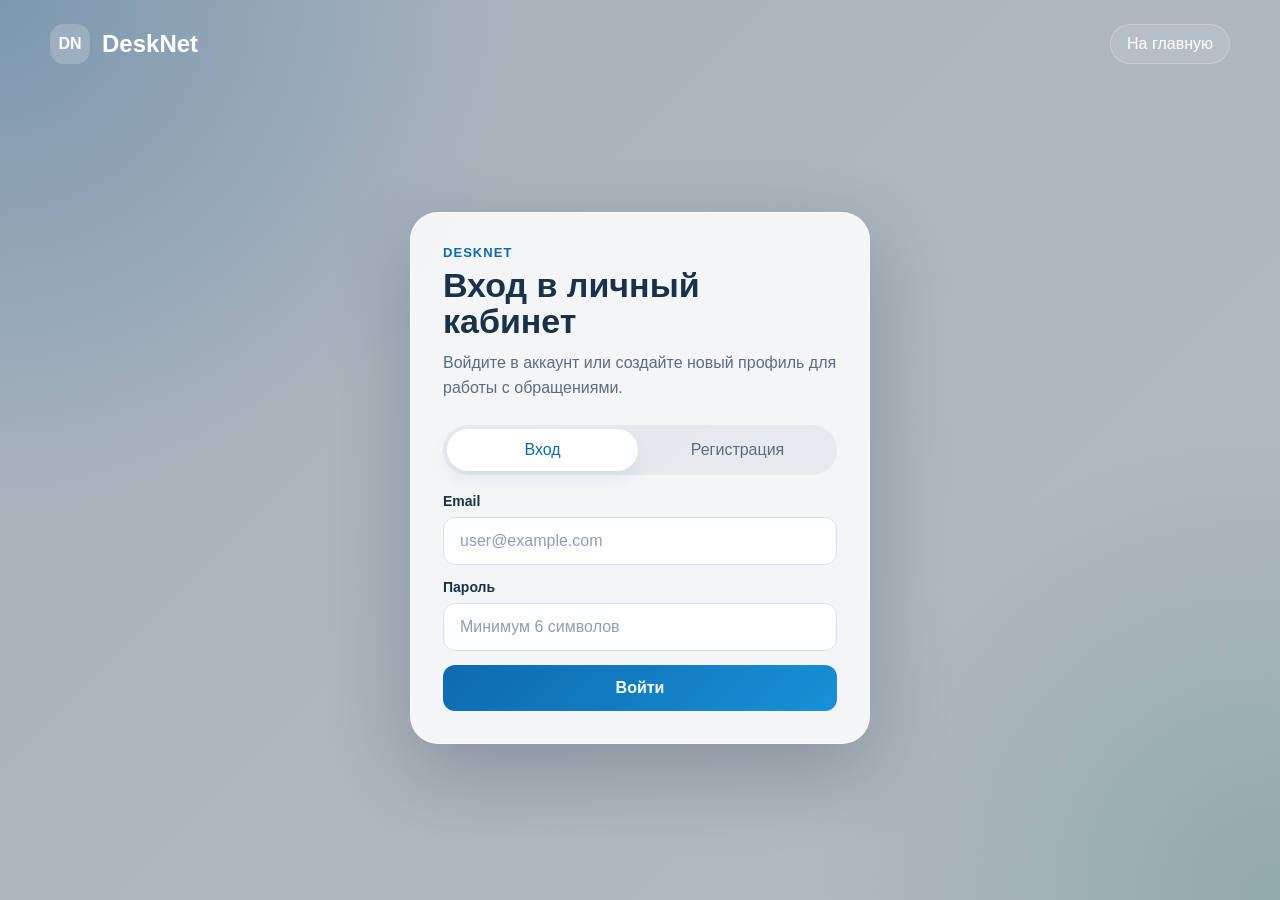
<file: frontend/auth.html>
<!DOCTYPE html>
<html lang="ru">
<head>
    <meta charset="UTF-8">
    <meta name="viewport" content="width=device-width, initial-scale=1.0">
    <title>Вход | DeskNet</title>
    <link rel="stylesheet" href="./style/main_style/variables.css">
    <link rel="stylesheet" href="./style/main_style/main.css">
    <link rel="stylesheet" href="./style/modal_window/style_alert.css">
    <link rel="stylesheet" href="./style/auth_style.css">
</head>
<body>
    <div class="auth-layout">
        <header class="auth-topbar">
            <a class="auth-brand" href="/">
                <span class="auth-brand__mark">DN</span>
                <span class="auth-brand__text">DeskNet</span>
            </a>

            <a class="auth-topbar__back" href="/">На главную</a>
        </header>

        <main class="auth-page">
            <section class="auth-shell">
                <div class="auth-card">
                    <div class="auth-card__header">
                        <p class="auth-card__eyebrow">DeskNet</p>
                        <h1 class="auth-card__title">Вход в личный кабинет</h1>
                        <p class="auth-card__text">
                            Войдите в аккаунт или создайте новый профиль для работы с обращениями.
                        </p>
                    </div>

                    <div class="auth-tabs" role="tablist" aria-label="Форма авторизации">
                        <button class="auth-tab auth-tab--active" type="button" data-mode-button="sign-in">
                            Вход
                        </button>
                        <button class="auth-tab" type="button" data-mode-button="sign-up">
                            Регистрация
                        </button>
                    </div>

                    <div class="alert is-hidden" id="form-message" role="status" aria-live="polite"></div>

                    <form class="auth-form" id="auth-form" novalidate>
                        <div class="form-field form-field--name is-hidden" id="name-field">
                            <label class="form-field__label" for="full-name">Полное имя</label>
                            <input
                                class="form-field__input"
                                id="full-name"
                                name="full_name"
                                type="text"
                                autocomplete="name"
                                placeholder="Иван Иванов"
                            >
                        </div>

                        <div class="form-field is-hidden" id="role-field">
                            <label class="form-field__label" for="role">Роль</label>
                            <select class="form-field__select" id="role" name="role">
                                <option value="user">Пользователь</option>
                                <option value="operator">Оператор</option>
                                <option value="admin">Администратор</option>
                            </select>
                        </div>

                        <div class="form-field">
                            <label class="form-field__label" for="email">Email</label>
                            <input
                                class="form-field__input"
                                id="email"
                                name="email"
                                type="email"
                                autocomplete="email"
                                placeholder="user@example.com"
                                required
                            >
                        </div>

                        <div class="form-field">
                            <label class="form-field__label" for="password">Пароль</label>
                            <input
                                class="form-field__input"
                                id="password"
                                name="password"
                                type="password"
                                autocomplete="current-password"
                                placeholder="Минимум 6 символов"
                                required
                            >
                        </div>

                        <button class="auth-form__submit" id="submit-button" type="submit">
                            Войти
                        </button>
                    </form>

                    <section class="account-state is-hidden" id="account-state" aria-live="polite">
                        <div class="account-state__header">
                            <span class="account-state__status-dot"></span>
                            <p class="account-state__status-text">Вы успешно вошли</p>
                        </div>

                        <div class="account-state__body">
                            <div class="account-state__row">
                                <span class="account-state__label">Имя</span>
                                <span class="account-state__value" id="account-name">-</span>
                            </div>

                            <div class="account-state__row">
                                <span class="account-state__label">Роль</span>
                                <span class="account-state__value" id="account-role">-</span>
                            </div>
                        </div>

                        <a class="account-state__open" id="account-home-link" href="/">Перейти в кабинет</a>

                        <button class="account-state__logout" id="logout-button" type="button">
                            Выйти
                        </button>
                    </section>
                </div>
            </section>
        </main>
    </div>

    <script src="./js/session.js"></script>
    <script src="./js/main.js"></script>
</body>
</html>
</file>
<file: frontend/style/main_style/variables.css>
:root {
    --font-family-base: "Bahnschrift", "Trebuchet MS", "Segoe UI", sans-serif;
    --font-family-heading: "Bahnschrift", "Segoe UI Semibold", "Trebuchet MS", sans-serif;
    --color-page-bg: #edf3f8;
    --color-surface: rgba(255, 255, 255, 0.92);
    --color-surface-strong: #ffffff;
    --color-border: #d6e0ea;
    --color-border-strong: #aebfd0;
    --color-text-main: #17324a;
    --color-text-muted: #5b6e81;
    --color-accent: #0d6aad;
    --color-accent-hover: #0a588f;
    --color-accent-soft: rgba(13, 106, 173, 0.12);
    --color-accent-deep: #10385c;
    --color-success: #1f8f5f;
    --color-success-soft: rgba(31, 143, 95, 0.12);
    --color-danger: #bf3f4f;
    --color-danger-soft: rgba(191, 63, 79, 0.12);
    --color-shadow: rgba(17, 45, 78, 0.14);
    --color-shadow-strong: rgba(15, 41, 71, 0.22);
    --radius-large: 28px;
    --radius-medium: 18px;
    --radius-small: 12px;
    --space-2xs: 4px;
    --space-xs: 8px;
    --space-sm: 12px;
    --space-md: 16px;
    --space-lg: 24px;
    --space-xl: 32px;
    --space-2xl: 48px;
    --shadow-card: 0 24px 60px var(--color-shadow);
    --shadow-soft: 0 16px 36px rgba(21, 50, 74, 0.08);
    --transition-base: 0.25s ease;
    --transition-slow: 0.5s ease;
}
</file>
<file: frontend/style/main_style/main.css>
* {
  box-sizing: border-box;
}

html {
  min-height: 100%;
  scroll-behavior: smooth;
}

body {
  margin: 0;
  min-height: 100vh;
  font-family: var(--font-family-base);
  color: var(--color-text-main);
}

a,
button,
input {
  font: inherit;
}

button {
  cursor: pointer;
}

.button {
  display: inline-flex;
  align-items: center;
  justify-content: center;
  padding: 13px 20px;
  border: 1px solid transparent;
  border-radius: 999px;
  text-decoration: none;
  font-weight: 700;
  transition:
    transform var(--transition-base),
    background var(--transition-base),
    color var(--transition-base),
    box-shadow var(--transition-base),
    border-color var(--transition-base);
}

.button:hover {
  transform: translateY(-2px);
}

.button--primary {
  color: #ffffff;
  background: linear-gradient(135deg, var(--color-accent), #1b8ed0);
  box-shadow: 0 14px 30px rgba(13, 106, 173, 0.22);
}

.button--secondary {
  color: var(--color-text-main);
  background: rgba(255, 255, 255, 0.88);
  border-color: rgba(183, 198, 216, 0.8);
}

.button--ghost {
  color: var(--color-text-main);
  background: transparent;
  border-color: rgba(183, 198, 216, 0.8);
}

.button--ghost:hover,
.button--secondary:hover {
  border-color: var(--color-accent);
  box-shadow: 0 10px 22px rgba(17, 45, 78, 0.08);
}

.button--large {
  min-width: 220px;
}

@keyframes revealUp {
  from {
    opacity: 0;
    transform: translateY(26px);
  }
  to {
    opacity: 1;
    transform: translateY(0);
  }
}

@media (prefers-reduced-motion: reduce) {
  *,
  *::before,
  *::after {
    animation: none !important;
    transition: none !important;
    scroll-behavior: auto !important;
  }
}
</file>
<file: frontend/style/modal_window/style_alert.css>
.alert {
    padding: 14px 16px;
    border: 1px solid transparent;
    border-radius: var(--radius-small);
    font-size: 14px;
    line-height: 1.5;
}

.alert--info {
    color: var(--color-text-main);
    background: rgba(21, 48, 75, 0.08);
    border-color: rgba(21, 48, 75, 0.12);
}

.alert--success {
    color: var(--color-success);
    background: var(--color-success-soft);
    border-color: rgba(31, 143, 95, 0.2);
}

.alert--error {
    color: var(--color-danger);
    background: var(--color-danger-soft);
    border-color: rgba(191, 63, 79, 0.18);
}

.is-hidden {
    display: none !important;
}
</file>
<file: frontend/style/auth_style.css>
body {
    background-color: #dfe8f1;
    background-image:
        linear-gradient(rgba(10, 23, 38, 0.26), rgba(10, 23, 38, 0.26)),
        var(
            --auth-background-image,
            radial-gradient(circle at top left, rgba(13, 106, 173, 0.28), transparent 34%),
            radial-gradient(circle at bottom right, rgba(31, 143, 95, 0.22), transparent 30%),
            linear-gradient(135deg, #dfe8f1 0%, #eef4f8 100%)
        );
    background-position: center;
    background-repeat: no-repeat;
    background-size: cover;
}

.auth-layout {
    min-height: 100vh;
    display: grid;
    grid-template-rows: auto 1fr;
}

.auth-topbar {
    width: min(1180px, calc(100% - 32px));
    margin: 0 auto;
    padding: 24px 0 0;
    display: flex;
    align-items: center;
    justify-content: space-between;
    gap: 16px;
}

.auth-brand {
    display: inline-flex;
    align-items: center;
    gap: 12px;
    color: #ffffff;
    text-decoration: none;
}

.auth-brand__mark {
    width: 40px;
    height: 40px;
    display: inline-flex;
    align-items: center;
    justify-content: center;
    border-radius: 14px;
    background: rgba(255, 255, 255, 0.2);
    backdrop-filter: blur(10px);
    font-family: var(--font-family-heading);
    font-weight: 800;
}

.auth-brand__text {
    font-family: var(--font-family-heading);
    font-size: 24px;
    font-weight: 800;
}

.auth-topbar__back {
    padding: 10px 16px;
    border: 1px solid rgba(255, 255, 255, 0.24);
    border-radius: 999px;
    color: #ffffff;
    background: rgba(255, 255, 255, 0.12);
    backdrop-filter: blur(10px);
    text-decoration: none;
    transition: background var(--transition-base), transform var(--transition-base);
}

.auth-topbar__back:hover {
    background: rgba(255, 255, 255, 0.18);
    transform: translateY(-1px);
}

.auth-page {
    width: 100%;
    display: grid;
    place-items: center;
    padding: 32px 16px 40px;
}

.auth-shell {
    width: 100%;
    display: grid;
    place-items: center;
}

.auth-card {
    width: min(100%, 460px);
    padding: 32px;
    border: 1px solid rgba(255, 255, 255, 0.52);
    border-radius: 28px;
    background: rgba(255, 255, 255, 0.86);
    box-shadow: 0 28px 80px rgba(11, 31, 52, 0.24);
    backdrop-filter: blur(18px);
}

.auth-card__header {
    margin-bottom: 24px;
    text-align: left;
}

.auth-card__eyebrow {
    margin: 0 0 8px;
    color: var(--color-accent);
    font-size: 13px;
    font-weight: 700;
    letter-spacing: 0.08em;
    text-transform: uppercase;
}

.auth-card__title {
    margin: 0 0 10px;
    font-family: var(--font-family-heading);
    font-size: 34px;
    line-height: 1.05;
}

.auth-card__text,
.auth-card__hint {
    margin: 0;
    color: var(--color-text-muted);
    line-height: 1.6;
}

.auth-card__hint {
    margin-top: 18px;
    font-size: 13px;
}

.auth-tabs {
    margin-bottom: 18px;
    padding: 4px;
    display: grid;
    grid-template-columns: repeat(2, 1fr);
    gap: 4px;
    border-radius: 999px;
    background: rgba(21, 48, 75, 0.06);
}

.auth-tab {
    padding: 12px 14px;
    border: 0;
    border-radius: 999px;
    color: var(--color-text-muted);
    background: transparent;
    transition: background var(--transition-base), color var(--transition-base);
}

.auth-tab:hover {
    color: var(--color-text-main);
}

.auth-tab--active {
    color: var(--color-accent);
    background: var(--color-surface-strong);
    box-shadow: 0 8px 18px rgba(15, 108, 191, 0.08);
}

.auth-form {
    margin-top: 18px;
    display: grid;
    gap: 14px;
}

.form-field {
    display: grid;
    gap: 8px;
}

.form-field__label {
    font-size: 14px;
    font-weight: 600;
}

.form-field__input,
.form-field__select {
    width: 100%;
    padding: 14px 16px;
    border: 1px solid var(--color-border);
    border-radius: var(--radius-small);
    color: var(--color-text-main);
    background: rgba(255, 255, 255, 0.94);
    transition: border-color var(--transition-base), box-shadow var(--transition-base);
}

.form-field__input::placeholder {
    color: #8ba0b5;
}

.form-field__select {
    appearance: none;
}

.form-field__input:focus,
.form-field__select:focus {
    outline: none;
    border-color: var(--color-accent);
    box-shadow: 0 0 0 4px rgba(15, 108, 191, 0.14);
}

.auth-form__submit,
.account-state__open,
.account-state__logout {
    width: 100%;
    padding: 14px 18px;
    border: 0;
    border-radius: var(--radius-small);
    font-weight: 700;
    text-align: center;
    text-decoration: none;
    transition: background var(--transition-base), transform var(--transition-base), opacity var(--transition-base);
}

.auth-form__submit {
    color: #ffffff;
    background: linear-gradient(135deg, var(--color-accent), #1890d8);
}

.auth-form__submit:hover,
.account-state__open:hover,
.account-state__logout:hover {
    transform: translateY(-1px);
}

.auth-form__submit:disabled,
.account-state__logout:disabled {
    opacity: 0.65;
    cursor: wait;
    transform: none;
}

.account-state {
    margin-top: 18px;
    padding: 20px;
    border: 1px solid rgba(31, 143, 95, 0.18);
    border-radius: var(--radius-medium);
    background: linear-gradient(180deg, rgba(31, 143, 95, 0.1), rgba(255, 255, 255, 0.86));
}

.account-state__header {
    display: flex;
    align-items: center;
    gap: 10px;
}

.account-state__status-dot {
    width: 10px;
    height: 10px;
    border-radius: 50%;
    background: var(--color-success);
    box-shadow: 0 0 0 6px rgba(31, 143, 95, 0.14);
}

.account-state__status-text {
    margin: 0;
    font-weight: 700;
}

.account-state__body {
    margin: 18px 0;
    display: grid;
    gap: 12px;
}

.account-state__row {
    padding: 14px;
    display: flex;
    justify-content: space-between;
    gap: 12px;
    border: 1px solid rgba(183, 198, 216, 0.8);
    border-radius: var(--radius-small);
    background: rgba(255, 255, 255, 0.82);
}

.account-state__label {
    color: var(--color-text-muted);
}

.account-state__value {
    text-align: right;
    font-weight: 700;
    word-break: break-word;
}

.account-state__open {
    margin-bottom: 12px;
    display: inline-flex;
    align-items: center;
    justify-content: center;
    color: var(--color-text-main);
    background: rgba(255, 255, 255, 0.82);
    border: 1px solid rgba(183, 198, 216, 0.8);
}

.account-state__logout {
    color: #ffffff;
    background: linear-gradient(135deg, #113b63, #1f5e8c);
}

@media (max-width: 640px) {
    .auth-topbar {
        width: min(100% - 20px, 100%);
        padding-top: 18px;
    }

    .auth-page {
        padding: 22px 10px 28px;
    }

    .auth-card {
        padding: 24px 20px;
        border-radius: 24px;
    }

    .auth-card__title {
        font-size: 30px;
    }

    .account-state__row {
        flex-direction: column;
    }

    .account-state__value {
        text-align: left;
    }
}
</file>
